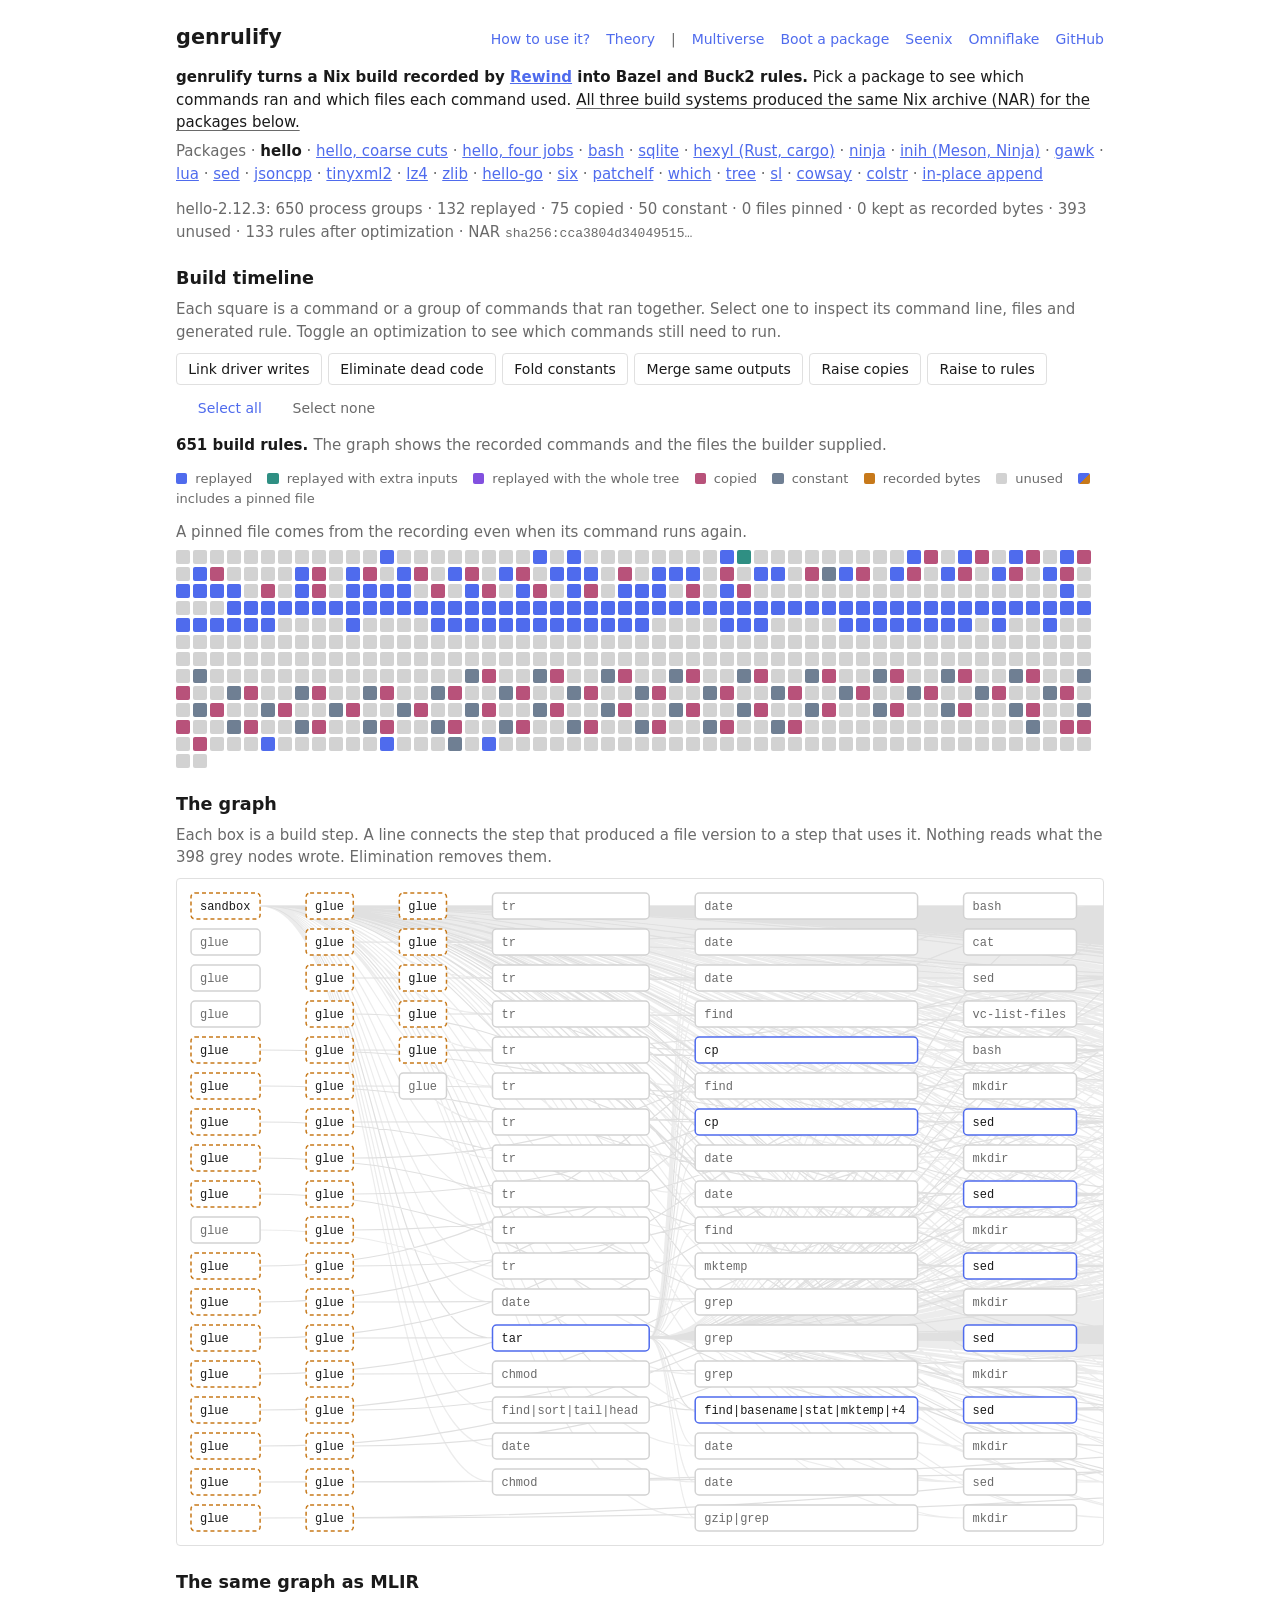
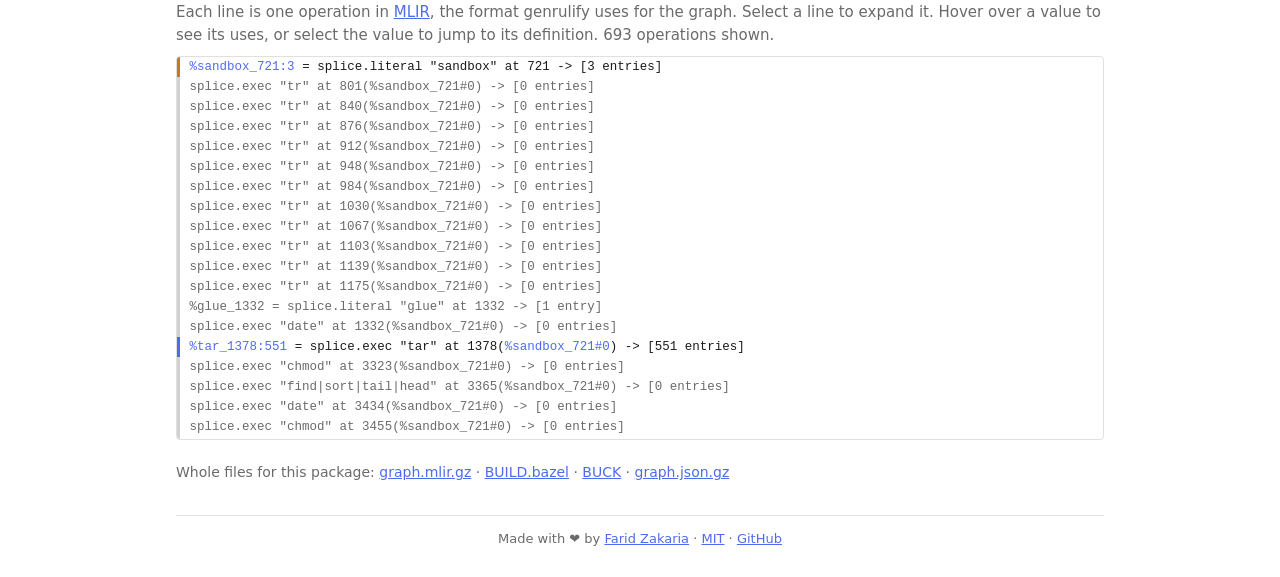
<file: site/index.html>
<!doctype html>
<html lang="en">
  <head>
    <meta charset="utf-8" />
    <meta name="viewport" content="width=device-width, initial-scale=1" />
    <title>genrulify</title>
    <meta
      name="description"
      content="Explore the commands in a recorded Nix build and the Bazel and Buck2 rules that reproduce its output."
    />
    <link
      rel="icon"
      href="data:image/svg+xml,<svg xmlns='http://www.w3.org/2000/svg' viewBox='0 0 100 100'><text y='.9em' font-size='90'>🧬</text></svg>"
    />
    <meta name="theme-color" content="#ffffff" media="(prefers-color-scheme: light)" />
    <meta name="theme-color" content="#16181d" media="(prefers-color-scheme: dark)" />

    <meta property="og:type" content="website" />
    <meta property="og:site_name" content="genrulify" />
    <meta property="og:title" content="genrulify — any Nix build, as genrules" />
    <meta
      property="og:description"
      content="See which commands run again, which files they use, and how the generated rules reproduce a Nix package."
    />

    <link rel="stylesheet" href="style.css" />
  </head>
  <body>
    <header class="site">
      <h1><a href=".">genrulify</a></h1>
      <nav class="site">
        <a href="how-to.html">How to use it?</a>
        <a href="theory.html">Theory</a>
        <span class="muted" aria-hidden="true">|</span>
        <a href="https://nixmultiverse.com/" title="every version of every package nixpkgs ever shipped">
          Multiverse
        </a>
        <a href="https://trynix.dev/" title="trynix: boot anything nixpkgs ever shipped, in your browser">
          Boot a package
        </a>
        <a href="https://seenix.dev/" title="seenix: every byte of a Nix closure, one pixel each">
          Seenix
        </a>
        <a href="https://omniflake.com/" title="omniflake: thousands of Nix flakes from one flake input">
          Omniflake
        </a>
        <a href="https://github.com/fzakaria/genrulify">GitHub</a>
      </nav>
    </header>

    <p class="intro">
      <strong class="lede">genrulify turns a Nix build recorded by
      <a href="https://rewindvm.dev">Rewind</a> into Bazel and Buck2 rules.</strong>
      Pick a package to see which commands ran and which files each command used.
      <span class="claim">All three build systems produced the same Nix archive (NAR)
      for the packages below.</span>
    </p>
    <p class="examples muted">Packages · <span id="packages"></span></p>

    <p class="muted" id="stats" aria-live="polite">Loading the recording.</p>

    <h2>Build timeline</h2>
    <p class="muted caption">
      Each square is a command or a group of commands that ran together. Select one to
      inspect its command line, files and generated rule. Toggle an optimization to see
      which commands still need to run.
    </p>
    <div id="passes" class="controls" role="group" aria-label="Optimizer passes"></div>
    <p class="muted caption" id="pass-text" aria-live="polite"></p>
    <p class="legend">
      <span class="key narrow"></span> replayed
      <span class="key near"></span> replayed with extra inputs
      <span class="key wide"></span> replayed with the whole tree
      <span class="key copy"></span> copied
      <span class="key folded"></span> constant
      <span class="key literal"></span> recorded bytes
      <span class="key dead"></span> unused
      <span class="key pinned"></span> includes a pinned file
    </p>
    <p class="muted caption">A pinned file comes from the recording even when its command runs again.</p>
    <div id="timeline" role="list" aria-label="Process groups"></div>

    <h2>The graph</h2>
    <p class="muted caption" id="graph-caption"></p>
    <div id="graph-scroll"><svg id="graph" role="img" aria-label="The build graph"></svg></div>

    <h2>The same graph as MLIR</h2>
    <p class="muted caption">
      Each line is one operation in <a href="https://mlir.llvm.org">MLIR</a>, the format
      genrulify uses for the graph. Select a line to expand it. Hover over a value to
      see its uses, or select the value to jump to its definition. <span id="module-caption"></span>
    </p>
    <ol id="module" aria-label="The operations of the module"></ol>

    <section id="detail" hidden>
      <h2 id="detail-title"></h2>
      <p class="muted" id="detail-summary"></p>
      <nav id="lanes" aria-label="Views of the selected group">
        <a href="#" data-lane="process" class="active">Processes</a>
        <a href="#" data-lane="files">Files</a>
        <a href="#" data-lane="mlir">MLIR</a>
        <a href="#" data-lane="bazel">BUILD.bazel</a>
        <a href="#" data-lane="buck">BUCK</a>
      </nav>
      <div id="lane"></div>
    </section>

    <p id="package-files" class="muted downloads" data-source-root="data">
      Whole files for this package:
      <a id="download-mlir" href="#">graph.mlir.gz</a> ·
      <a id="download-bazel" href="#">BUILD.bazel</a> ·
      <a id="download-buck" href="#">BUCK</a> ·
      <a id="download-json" href="#">graph.json.gz</a>
    </p>

    <footer class="muted">
      Made with ❤️ by
      <a href="https://fzakaria.com">Farid Zakaria</a>
      ·
      <a href="https://github.com/fzakaria/genrulify/blob/main/LICENSE">MIT</a>
      ·
      <a href="https://github.com/fzakaria/genrulify">GitHub</a>
      <div id="store" hidden><code id="store-path-footer"></code></div>
    </footer>

    <script type="module" src="js/app.js"></script>
  </body>
</html>
</file>
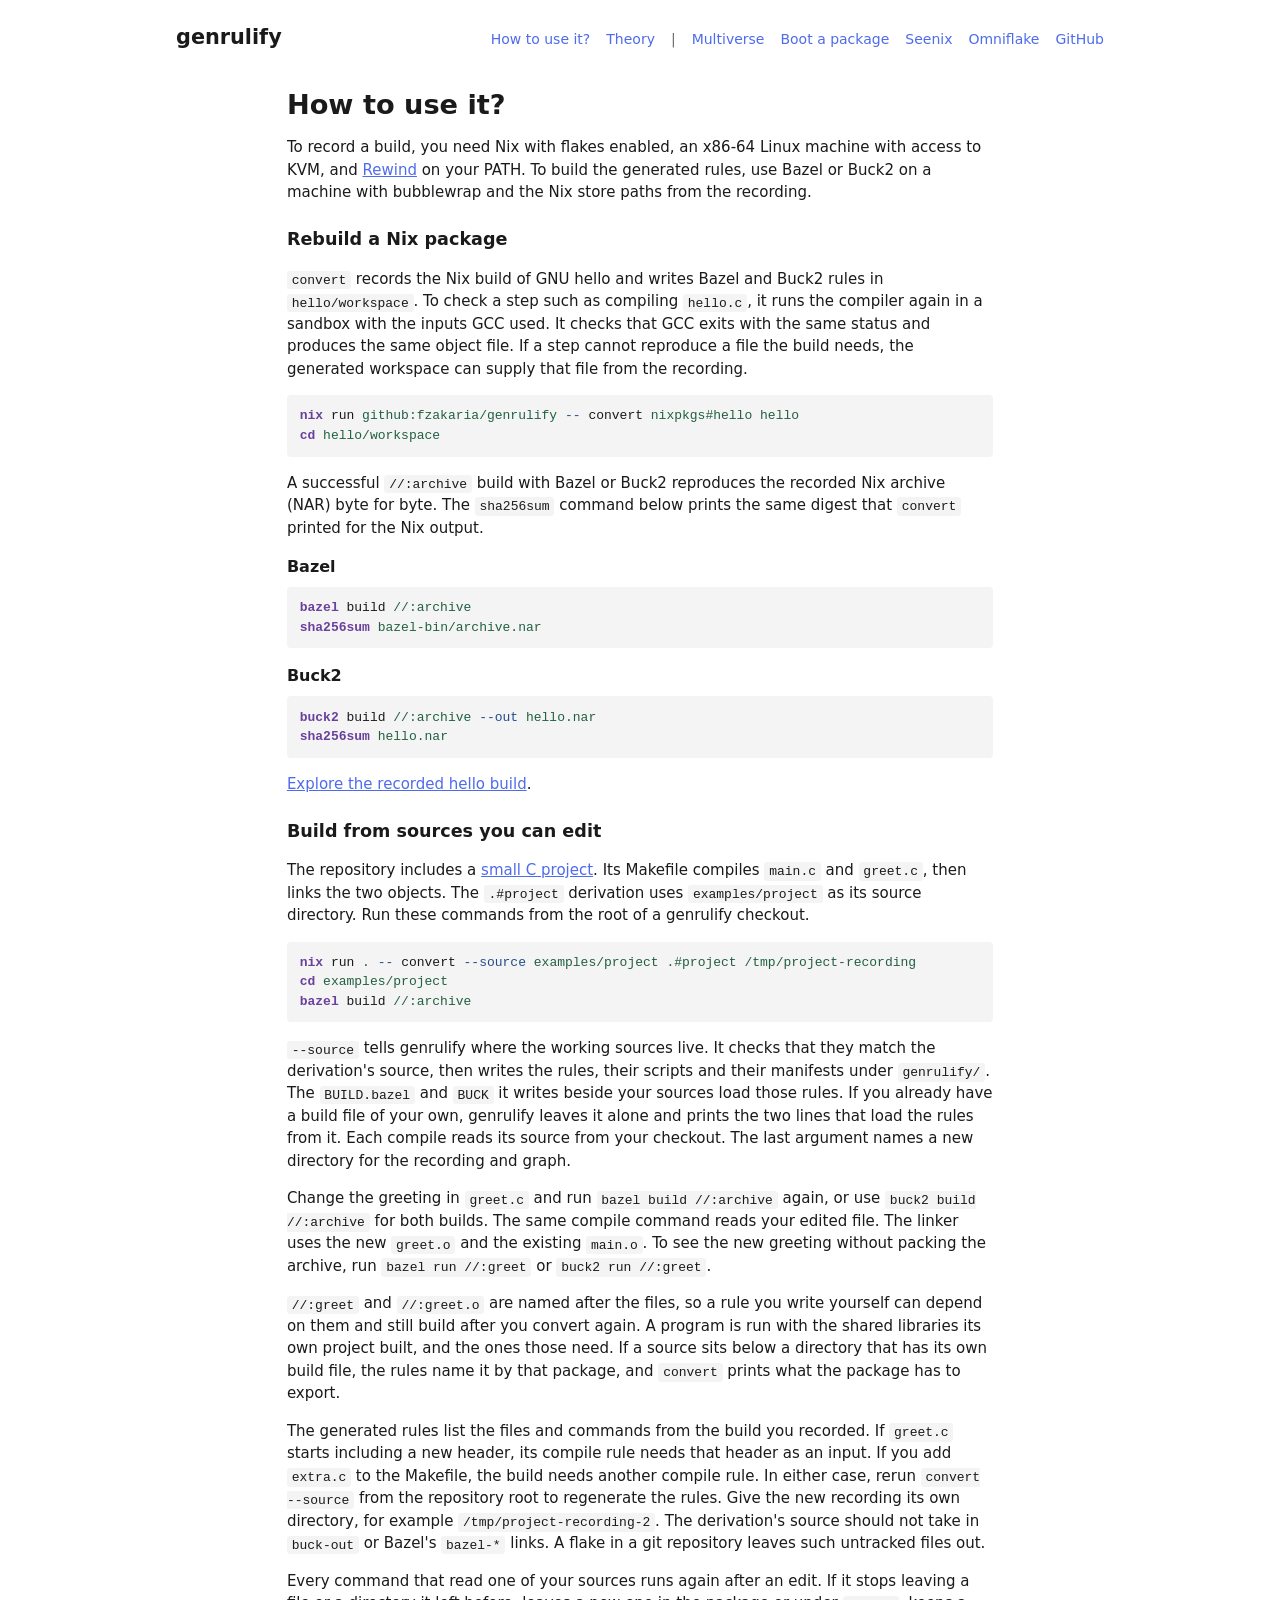
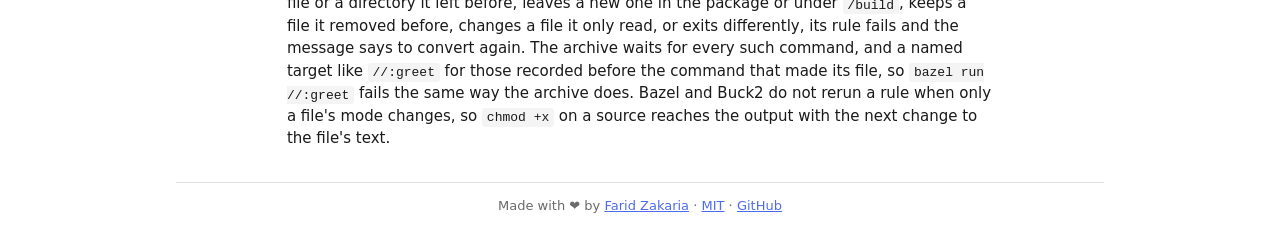
<file: site/how-to.html>
<!doctype html>
<html lang="en">
  <head>
    <meta charset="utf-8" />
    <meta name="viewport" content="width=device-width, initial-scale=1" />
    <title>How to use it? · genrulify</title>
    <meta
      name="description"
      content="Convert a Nix package to Bazel or Buck2, or generate build files that read sources from your checkout."
    />
    <link
      rel="icon"
      href="data:image/svg+xml,<svg xmlns='http://www.w3.org/2000/svg' viewBox='0 0 100 100'><text y='.9em' font-size='90'>🧬</text></svg>"
    />
    <meta name="theme-color" content="#ffffff" media="(prefers-color-scheme: light)" />
    <meta name="theme-color" content="#16181d" media="(prefers-color-scheme: dark)" />

    <meta property="og:type" content="website" />
    <meta property="og:site_name" content="genrulify" />
    <meta property="og:title" content="How to use it? · genrulify" />
    <meta
      property="og:description"
      content="Convert a Nix package to Bazel or Buck2, or generate build files that read sources from your checkout."
    />

    <link rel="stylesheet" href="style.css" />
  </head>
  <body>
    <header class="site">
      <h1><a href=".">genrulify</a></h1>
      <nav class="site">
        <a href="how-to.html" aria-current="page">How to use it?</a>
        <a href="theory.html">Theory</a>
        <span class="muted" aria-hidden="true">|</span>
        <a href="https://nixmultiverse.com/" title="every version of every package nixpkgs ever shipped">
          Multiverse
        </a>
        <a href="https://trynix.dev/" title="trynix: boot anything nixpkgs ever shipped, in your browser">
          Boot a package
        </a>
        <a href="https://seenix.dev/" title="seenix: every byte of a Nix closure, one pixel each">
          Seenix
        </a>
        <a href="https://omniflake.com/" title="omniflake: thousands of Nix flakes from one flake input">
          Omniflake
        </a>
        <a href="https://github.com/fzakaria/genrulify">GitHub</a>
      </nav>
    </header>

    <main class="theory">
      <h1>How to use it?</h1>
      <p>
        To record a build, you need Nix with flakes enabled, an x86-64 Linux machine with
        access to KVM, and <a href="https://rewindvm.dev">Rewind</a> on your PATH.
        To build the generated rules, use Bazel or Buck2 on a machine with bubblewrap
        and the Nix store paths from the recording.
      </p>

      <h2 id="package">Rebuild a Nix package</h2>
      <p>
        <code>convert</code> records the Nix build of GNU hello and writes Bazel and Buck2
        rules in <code>hello/workspace</code>. To check a step such as compiling
        <code>hello.c</code>, it runs the compiler again in a sandbox with the inputs GCC
        used. It checks that GCC exits with the same status and produces the same object
        file. If a step cannot reproduce a file the build needs, the generated workspace
        can supply that file from the recording.
      </p>
      <pre><code class="language-bash"><span class="syntax-op">nix</span> run <span class="syntax-string">github:fzakaria/genrulify</span> <span class="syntax-name">--</span> convert <span class="syntax-string">nixpkgs#hello</span> <span class="syntax-string">hello</span>
<span class="syntax-op">cd</span> <span class="syntax-string">hello/workspace</span></code></pre>
      <p>
        A successful <code>//:archive</code> build with Bazel or Buck2 reproduces the recorded Nix archive
        (NAR) byte for byte. The <code>sha256sum</code> command below prints the same digest
        that <code>convert</code> printed for the Nix output.
      </p>
      <h3>Bazel</h3>
      <pre><code class="language-bash"><span class="syntax-op">bazel</span> build <span class="syntax-string">//:archive</span>
<span class="syntax-op">sha256sum</span> <span class="syntax-string">bazel-bin/archive.nar</span></code></pre>
      <h3>Buck2</h3>
      <pre><code class="language-bash"><span class="syntax-op">buck2</span> build <span class="syntax-string">//:archive</span> <span class="syntax-name">--out</span> <span class="syntax-string">hello.nar</span>
<span class="syntax-op">sha256sum</span> <span class="syntax-string">hello.nar</span></code></pre>
      <p><a href="./?pkg=hello">Explore the recorded hello build</a>.</p>

      <h2 id="project">Build from sources you can edit</h2>
      <p>
        The repository includes a <a href="https://github.com/fzakaria/genrulify/tree/main/examples/project">small C project</a>.
        Its Makefile compiles <code>main.c</code> and <code>greet.c</code>, then links the
        two objects. The <code>.#project</code> derivation uses <code>examples/project</code>
        as its source directory. Run these commands from the root of a genrulify checkout.
      </p>
      <pre><code class="language-bash"><span class="syntax-op">nix</span> run <span class="syntax-string">.</span> <span class="syntax-name">--</span> convert <span class="syntax-name">--source</span> <span class="syntax-string">examples/project</span> <span class="syntax-string">.#project</span> <span class="syntax-string">/tmp/project-recording</span>
<span class="syntax-op">cd</span> <span class="syntax-string">examples/project</span>
<span class="syntax-op">bazel</span> build <span class="syntax-string">//:archive</span></code></pre>
      <p>
        <code>--source</code> tells genrulify where the working sources live. It checks
        that they match the derivation's source, then writes the rules, their scripts
        and their manifests under <code>genrulify/</code>. The <code>BUILD.bazel</code> and
        <code>BUCK</code> it writes beside your sources load those rules. If you already
        have a build file of your own, genrulify leaves it alone and prints the two
        lines that load the rules from it. Each compile reads its source from your checkout.
        The last argument names a new directory for the recording and graph.
      </p>
      <p>
        Change the greeting in <code>greet.c</code> and run <code>bazel build //:archive</code>
        again, or use <code>buck2 build //:archive</code> for both builds. The same compile
        command reads your edited file. The linker uses the new <code>greet.o</code> and the
        existing <code>main.o</code>. To see the new greeting without packing the archive,
        run <code>bazel run //:greet</code> or <code>buck2 run //:greet</code>.
      </p>
      <p>
        <code>//:greet</code> and <code>//:greet.o</code> are named after the files, so a rule
        you write yourself can depend on them and still build after you convert again.
        A program is run with the shared libraries its own project built, and the ones
        those need. If a source sits
        below a directory that has its own build file, the rules name it by that package,
        and <code>convert</code> prints what the package has to export.
      </p>
      <p>
        The generated rules list the files and commands from the build you recorded.
        If <code>greet.c</code> starts including a new header, its compile rule needs that
        header as an input. If you add <code>extra.c</code> to the Makefile, the build needs
        another compile rule. In either case, rerun <code>convert --source</code> from
        the repository root to regenerate the rules. Give the new recording its own
        directory, for example <code>/tmp/project-recording-2</code>. The derivation's
        source should not take in <code>buck-out</code> or Bazel's <code>bazel-*</code> links.
        A flake in a git repository leaves such untracked files out.
      </p>
      <p>
        Every command that read one of your sources runs again after an edit. If it stops
        leaving a file or a directory it left before, leaves a new one in the package or
        under <code>/build</code>, keeps a file it removed before, changes a file it only
        read, or exits differently, its rule fails and the message says to convert again.
        The archive waits for every such command, and a named target like
        <code>//:greet</code> for those recorded before the command that made its file, so
        <code>bazel run //:greet</code> fails the same way the archive does.
        Bazel and Buck2 do not rerun a rule when
        only a file's mode changes, so <code>chmod +x</code> on a source reaches the output
        with the next change to the file's text.
      </p>
    </main>

    <footer class="muted">
      Made with ❤️ by
      <a href="https://fzakaria.com">Farid Zakaria</a>
      ·
      <a href="https://github.com/fzakaria/genrulify/blob/main/LICENSE">MIT</a>
      ·
      <a href="https://github.com/fzakaria/genrulify">GitHub</a>
    </footer>
  </body>
</html>
</file>
<file: site/style.css>
/* System fonts, one accent, dark mode via media query. The tokens and the
   site chrome match nixpkgs-multiverse, trynix and seenix, so the sites
   read as one family. */
:root {
  --bg: #ffffff;
  --fg: #1a1a1a;
  --muted: #6a6a6a;
  --line: #e0e0e0;
  --accent: #4f6bed;
  --code-bg: #f4f4f4;

  /* One color per outcome of a process group. Replayed groups take the
     accent, so the eye lands on what the build systems run. */
  --narrow: var(--accent);
  --near: #2f8f83;
  --traced: #2f8f83;
  --wide: #8250df;
  --literal: #c7791a;
  --copy: #b8527a;
  --folded: #6f7f93;
  --dead: #d2d2d2;
}
@media (prefers-color-scheme: dark) {
  :root {
    --bg: #16181d;
    --fg: #e6e6e6;
    --muted: #9a9a9a;
    --line: #33363d;
    --accent: #8fa3ff;
    --code-bg: #22252c;
    --near: #5fc2b5;
    --traced: #5fc2b5;
    --wide: #c4a7f5;
    --literal: #e0a04a;
    --copy: #e58fb1;
    --folded: #9aa9bd;
    --dead: #3d4048;
  }
}
* {
  box-sizing: border-box;
}
body {
  margin: 0 auto;
  padding: 1rem;
  max-width: 60rem;
  background: var(--bg);
  color: var(--fg);
  font:
    15px/1.5 system-ui,
    sans-serif;
}
h1 {
  font-size: 1.3rem;
  margin: 0.2rem 0;
}
h1 a {
  color: inherit;
  text-decoration: none;
}

/* The site header: the title on the left, the top-level destinations on
   the right. Wraps to two lines on a narrow phone. */
header.site {
  display: flex;
  flex-wrap: wrap;
  align-items: baseline;
  justify-content: space-between;
  gap: 0.3rem 1rem;
  margin: 0.2rem 0 0.6rem;
}
nav.site {
  display: flex;
  flex-wrap: wrap;
  gap: 0.2rem 1rem;
  font-size: 14px;
}
nav.site a {
  color: var(--accent);
  text-decoration: none;
}
nav.site a:hover {
  text-decoration: underline;
}
h2 {
  font-size: 1.1rem;
  margin: 1.4rem 0 0.2rem;
}
.muted {
  color: var(--muted);
}
a {
  color: var(--accent);
}
code {
  font:
    13px/1.5 ui-monospace,
    monospace;
  background: var(--code-bg);
  border-radius: 3px;
  padding: 0.1rem 0.3rem;
}
/* The opening sentence and the closing claim, marked as on the sibling
   sites. */
.lede {
  font-weight: 600;
}
.lede a {
  font-weight: inherit;
}
.claim {
  text-decoration: underline var(--muted);
  text-decoration-thickness: 1px;
  text-underline-offset: 3px;
}
.intro,
.examples,
.caption {
  margin: 0.4rem 0;
}
/* The package links are underlined as the example links of the sibling
   sites are. The package being shown is plain bold text. */
.examples a {
  white-space: nowrap;
}
.examples a.active {
  color: var(--fg);
  font-weight: 600;
  text-decoration: none;
}
#stats {
  margin: 0.8rem 0 0;
  font-variant-numeric: tabular-nums;
}
#stats code {
  background: none;
  padding: 0;
}

/* The button above the timeline and the key to its colors. */
.controls {
  display: flex;
  flex-wrap: wrap;
  align-items: center;
  gap: 0.5rem 1rem;
  margin: 0.6rem 0;
}
button {
  padding: 0.4rem 0.9rem;
  background: var(--code-bg);
  border: 1px solid var(--line);
  border-radius: 4px;
  font: inherit;
  color: var(--fg);
  cursor: pointer;
}
button:hover {
  border-color: var(--accent);
}
button[aria-pressed="true"] {
  border-color: var(--accent);
  color: var(--accent);
}
.legend {
  font-size: 13px;
  color: var(--muted);
}
.key {
  display: inline-block;
  width: 0.7rem;
  height: 0.7rem;
  margin: 0 0.25rem 0 0.7rem;
  border-radius: 2px;
  vertical-align: -1px;
}
.key:first-child {
  margin-left: 0;
}

/* The timeline: one square per process group, wrapping like text. */
#timeline {
  display: flex;
  flex-wrap: wrap;
  gap: 3px;
}
.cell {
  width: 14px;
  height: 14px;
  padding: 0;
  border: 0;
  border-radius: 2px;
  transition:
    opacity 0.5s,
    transform 0.5s;
}
.cell:hover,
.cell.selected {
  outline: 2px solid var(--fg);
  outline-offset: 1px;
}
.narrow {
  background: var(--narrow);
}
.near,
.traced {
  background: var(--near);
}
.wide {
  background: var(--wide);
}
.literal {
  background: var(--literal);
}
.copy {
  background: var(--copy);
}
.folded {
  background: var(--folded);
}
.dead {
  background: var(--dead);
}

/* A replayed group with files pinned to the recording keeps its color and
   gains a corner of the literal color. */
.key.pinned {
  background-color: var(--narrow);
}
.key.pinned,
.cell.pinned {
  background-image: linear-gradient(135deg, transparent 55%, var(--literal) 55%);
}

/* A group that no longer runs shrinks away and the rest keep their place,
   so the survivors can be found where they ran. A group that became copies
   or constants keeps its color, a dead one fades as well. */
#timeline .cell.gone {
  transform: scale(0.45);
}
#timeline .cell.gone.dead {
  opacity: 0.12;
}

/* The switches: one per pass, pressed when the pass is on, then the two
   buttons that set them all at once. */
#passes {
  display: flex;
  flex-wrap: wrap;
  gap: 0.4rem;
}
#passes button {
  font: inherit;
  font-size: 14px;
  padding: 0.3rem 0.7rem;
  color: var(--fg);
  background: var(--bg);
  border: 1px solid var(--line);
  border-radius: 4px;
  cursor: pointer;
}
#passes button.pass[aria-pressed="true"] {
  color: var(--bg);
  background: var(--accent);
  border-color: var(--accent);
}
#passes button.every {
  color: var(--accent);
  border-color: transparent;
}
#passes button.pass + button.every {
  margin-left: 0.6rem;
}
#passes button.every:disabled {
  color: var(--muted);
  cursor: default;
}
#pass-text strong {
  color: var(--fg);
}

/* The graph scrolls sideways when a build has a long chain. */
#graph-scroll {
  overflow-x: auto;
  border: 1px solid var(--line);
  border-radius: 4px;
  margin: 0.6rem 0;
}
#graph {
  display: block;
}
#graph .edge {
  fill: none;
  stroke: var(--line);
  stroke-width: 1.2;
}

/* An edge into an operation the next pass removes is drawn fainter. */
#graph .edge.doomed {
  stroke-dasharray: 2 3;
  opacity: 0.6;
}

#graph.dense .edge.doomed {
  stroke-dasharray: none;
}

/* Elimination: the nodes that stay slide to their new places, the dead
   ones fade, and the edges are redrawn once the nodes have arrived. The
   leaving duration matches LEAVE_MILLISECONDS in graph.js. */
#graph .node {
  transition:
    transform 0.45s ease,
    opacity 0.45s ease;
}
#graph .node.leaving {
  opacity: 0;
  pointer-events: none;
}
#graph .node.entering,
#graph .edges.redrawn {
  animation: appear 0.4s ease 0.3s backwards;
}
@keyframes appear {
  from {
    opacity: 0;
  }
}
@media (prefers-reduced-motion: reduce) {
  #graph .node,
  #graph .node.entering,
  #graph .edges.redrawn {
    transition: none;
    animation: none;
  }
}
#graph .edge.touching {
  stroke: var(--fg);
  stroke-width: 1.6;
}
#graph .node rect {
  fill: var(--bg);
  stroke-width: 1.5;
  rx: 4px;
  cursor: pointer;
}
#graph .node text {
  font:
    12px ui-monospace,
    monospace;
  fill: var(--fg);
  pointer-events: none;
}
#graph .node.narrow rect {
  stroke: var(--narrow);
}
#graph .node.near rect,
#graph .node.traced rect {
  stroke: var(--near);
}
#graph .node.wide rect {
  stroke: var(--wide);
}
#graph .node.literal rect {
  stroke: var(--literal);
  stroke-dasharray: 4 3;
}
#graph .node.doomed rect {
  stroke: var(--dead);
}
#graph .node.doomed text {
  fill: var(--muted);
}
#graph .node.copy rect {
  stroke: var(--copy);
  stroke-dasharray: 1 3;
  stroke-linecap: round;
}
#graph .node.folded rect {
  stroke: var(--folded);
  stroke-dasharray: 4 3;
}
#graph .node.output rect {
  stroke: var(--fg);
  fill: var(--code-bg);
}
#graph .node.selected rect {
  fill: var(--code-bg);
  stroke-width: 2.5;
}

/* The module listing: one operation per line in a box that scrolls, with
   the outcome color down the left edge. */
#module {
  list-style: none;
  margin: 0.6rem 0;
  padding: 0;
  max-height: 24rem;
  overflow: auto;
  position: relative;
  border: 1px solid var(--line);
  border-radius: 4px;
  font:
    12.5px/1.6 ui-monospace,
    monospace;
}
#module .op {
  padding: 0 0.6rem;
  border-left: 3px solid var(--line);
  background: none;
  white-space: pre;
  cursor: pointer;
}
#module .op code {
  background: none;
  padding: 0;
  font: inherit;
}
#module .op:hover,
#module .op.selected {
  background: var(--code-bg);
}
#module .op.narrow {
  border-left-color: var(--narrow);
}
#module .op.near,
#module .op.traced {
  border-left-color: var(--near);
}
#module .op.wide {
  border-left-color: var(--wide);
}
#module .op.literal {
  border-left-color: var(--literal);
}
#module .op.output {
  border-left-color: var(--fg);
}
#module .op.copy {
  border-left-color: var(--copy);
}
#module .op.folded {
  border-left-color: var(--folded);
}
#module .op.doomed {
  border-left-color: var(--dead);
  color: var(--muted);
}

/* An SSA value. Pointing at one marks every other place it appears. */
.value {
  color: var(--accent);
  border-radius: 2px;
  cursor: pointer;
}
#module .op.doomed .value {
  color: inherit;
}
.value.same {
  background: var(--accent);
  color: var(--bg);
}
#module .op.doomed .value.same {
  color: var(--bg);
}

/* The lanes of the detail panel: anchors over a rule, like the tab strips
   on the sibling sites. */
#lanes {
  display: flex;
  flex-wrap: wrap;
  border-bottom: 1px solid var(--line);
  margin: 0.6rem 0;
}
#lanes a {
  padding: 0.4rem 0.8rem;
  color: var(--muted);
  text-decoration: none;
  border-bottom: 2px solid transparent;
  margin-bottom: -1px;
}
#lanes a.active {
  color: var(--fg);
  border-bottom-color: var(--accent);
}
pre {
  font:
    13px/1.5 ui-monospace,
    monospace;
  background: var(--code-bg);
  border-radius: 4px;
  padding: 0.7rem 0.8rem;
  overflow-x: auto;
  margin: 0.5rem 0;
}

/* Tables of file entries. */
table {
  border-collapse: collapse;
  width: 100%;
  font-size: 13px;
}
th {
  text-align: left;
  font-weight: 600;
  color: var(--muted);
  border-bottom: 1px solid var(--line);
  padding: 0.25rem 0.5rem 0.25rem 0;
}
td {
  padding: 0.2rem 0.5rem 0.2rem 0;
  vertical-align: top;
  border-bottom: 1px solid var(--line);
  overflow-wrap: anywhere;
}
td code {
  background: none;
  padding: 0;
}
.unused {
  color: var(--muted);
}
.downloads {
  margin-top: 1.4rem;
  font-size: 14px;
}
footer {
  margin-top: 2rem;
  padding: 0.8rem 0;
  border-top: 1px solid var(--line);
  font-size: 13px;
  text-align: center;
}
#store code {
  font-size: min(12px, 2.1vw);
  white-space: nowrap;
  background: none;
  padding: 0;
}

/* Keep the proof readable and let long MLIR instructions scroll within the page. */
.wordmark {
  color: inherit;
  font-size: 1.3rem;
  font-weight: 700;
  text-decoration: none;
}
.theory {
  max-width: 74ch;
  margin: 2rem auto;
}
.theory h1 {
  font-size: 1.7rem;
  line-height: 1.2;
}
.theory h3 {
  font-size: 1rem;
  margin-bottom: 0;
}
.theory caption {
  text-align: left;
  font-weight: 600;
  padding-bottom: 0.4rem;
}

/* Highlight commands, names and strings in the documentation examples. */
.theory pre code {
  padding: 0;
  font: inherit;
}
.syntax-op {
  color: #69419d;
  font-weight: 600;
}
.syntax-name {
  color: #234d88;
}
.syntax-string {
  color: #216042;
}
@media (prefers-color-scheme: dark) {
  .syntax-op {
    color: #cfadff;
  }
  .syntax-name {
    color: #a5c7ff;
  }
  .syntax-string {
    color: #98d9ad;
  }
}
</file>
